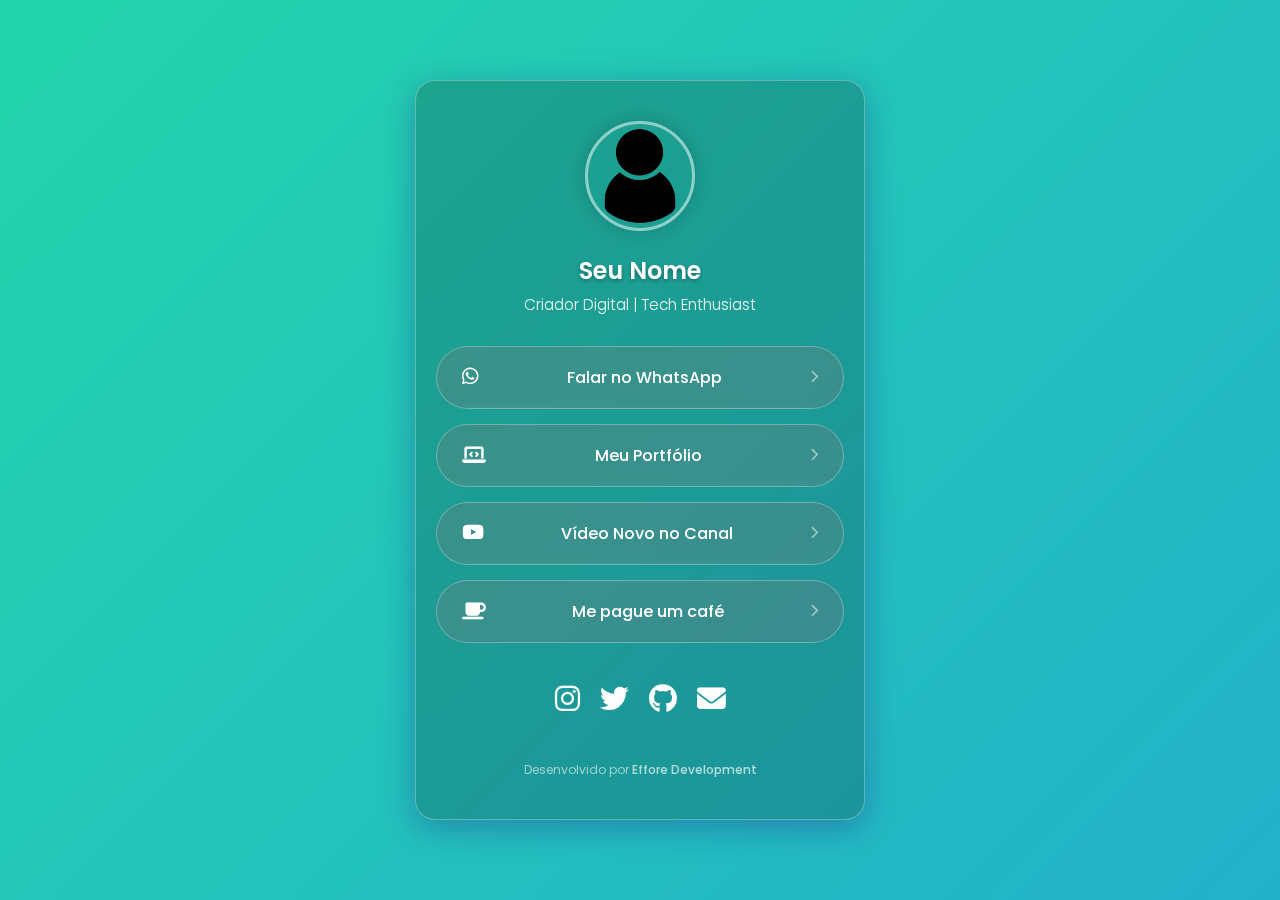
<file: Modelo1.html>
<!DOCTYPE html>
<html lang="pt-br">
<head>
    <meta charset="UTF-8">
    <meta name="viewport" content="width=device-width, initial-scale=1.0">
    <title>Meus Links Pro</title>
    <link href="https://fonts.googleapis.com/css2?family=Poppins:wght@300;400;600&display=swap" rel="stylesheet">
    <link rel="stylesheet" href="https://cdnjs.cloudflare.com/ajax/libs/font-awesome/6.4.0/css/all.min.css">

    <style>
        :root {
            --glass-bg: rgba(255, 255, 255, 0.15);
            --glass-border: rgba(255, 255, 255, 0.3);
            --text-color: #ffffff;
            --hover-bg: rgba(255, 255, 255, 0.3);
        }

        * {
            margin: 0;
            padding: 0;
            box-sizing: border-box;
            font-family: 'Poppins', sans-serif;
        }

        body {
            /* Gradiente Animado de Fundo */
            background: linear-gradient(-45deg, #ee7752, #e73c7e, #23a6d5, #23d5ab);
            background-size: 400% 400%;
            animation: gradientBG 15s ease infinite;
            min-height: 100vh;
            display: flex;
            justify-content: center;
            align-items: center;
            color: var(--text-color);
            padding: 20px;
        }

        @keyframes gradientBG {
            0% { background-position: 0% 50%; }
            50% { background-position: 100% 50%; }
            100% { background-position: 0% 50%; }
        }

        .container {
            width: 100%;
            max-width: 450px;
            display: flex;
            flex-direction: column;
            align-items: center;
            /* Efeito de Vidro no Container Principal (opcional, remove se quiser mais limpo) */
            background: rgba(0, 0, 0, 0.2); 
            backdrop-filter: blur(10px);
            -webkit-backdrop-filter: blur(10px);
            border-radius: 20px;
            padding: 40px 20px;
            border: 1px solid var(--glass-border);
            box-shadow: 0 8px 32px 0 rgba(31, 38, 135, 0.37);
        }

        /* Foto de Perfil com Animação */
        .profile-img-container {
            position: relative;
            margin-bottom: 15px;
        }

        .profile-img {
            width: 110px;
            height: 110px;
            border-radius: 50%;
            border: 3px solid rgba(255,255,255,0.5);
            object-fit: cover;
            box-shadow: 0 0 20px rgba(0,0,0,0.2);
        }

        h1 {
            font-size: 1.5rem;
            font-weight: 600;
            margin-bottom: 5px;
            text-shadow: 0 2px 4px rgba(0,0,0,0.3);
        }

        p.bio {
            font-size: 0.95rem;
            font-weight: 300;
            margin-bottom: 30px;
            opacity: 0.9;
        }

        /* Botões */
        .links {
            width: 100%;
            display: flex;
            flex-direction: column;
            gap: 15px;
        }

        .link-item {
            display: flex;
            align-items: center;
            justify-content: space-between; /* Ícone na esquerda, seta na direita */
            background: var(--glass-bg);
            padding: 18px 25px;
            border-radius: 50px; /* Borda arredondada completa (pill shape) */
            text-decoration: none;
            color: white;
            font-weight: 500;
            border: 1px solid var(--glass-border);
            backdrop-filter: blur(5px);
            transition: all 0.3s ease;
            position: relative;
            overflow: hidden;
        }

        .link-item span {
            flex-grow: 1;
            text-align: center;
        }

        .link-item i {
            font-size: 1.2rem;
        }

        .link-item:hover {
            background: var(--hover-bg);
            transform: translateY(-3px); /* Levanta levemente */
            box-shadow: 0 5px 15px rgba(0,0,0,0.2);
        }

        /* Ícones Sociais no Rodapé */
        .socials {
            margin-top: 35px;
            display: flex;
            gap: 20px;
        }

        .socials a {
            color: white;
            font-size: 1.8rem;
            transition: transform 0.3s;
        }

        .socials a:hover {
            transform: scale(1.2) rotate(10deg);
            color: #fff;
            text-shadow: 0 0 10px rgba(255,255,255,0.8);
        }

    </style>
</head>
<body>

    <div class="container">
        <div class="profile-img-container">
            <img src="Assets/DefaultUser.png" alt="Foto de Perfil" class="profile-img">
        </div>
        
        <h1>Seu Nome</h1>
        <p class="bio">Criador Digital | Tech Enthusiast</p>

        <div class="links">
            <a href="#" class="link-item">
                <i class="fab fa-whatsapp"></i> <span>Falar no WhatsApp</span>
                <i class="fas fa-chevron-right" style="opacity: 0.5; font-size: 0.8rem;"></i>
            </a>

            <a href="#" class="link-item">
                <i class="fas fa-laptop-code"></i>
                <span>Meu Portfólio</span>
                <i class="fas fa-chevron-right" style="opacity: 0.5; font-size: 0.8rem;"></i>
            </a>

            <a href="#" class="link-item">
                <i class="fab fa-youtube"></i>
                <span>Vídeo Novo no Canal</span>
                <i class="fas fa-chevron-right" style="opacity: 0.5; font-size: 0.8rem;"></i>
            </a>
            
            <a href="#" class="link-item">
                <i class="fas fa-coffee"></i>
                <span>Me pague um café</span>
                <i class="fas fa-chevron-right" style="opacity: 0.5; font-size: 0.8rem;"></i>
            </a>
        </div>

        <div class="socials">
            <a href="#"><i class="fab fa-instagram"></i></a>
            <a href="#"><i class="fab fa-twitter"></i></a>
            <a href="#"><i class="fab fa-github"></i></a>
            <a href="#"><i class="fas fa-envelope"></i></a>
        </div>

        <div style="text-align: center; margin-top: 25px; padding-top: 15px; opacity: 0.7; font-size: 0.75rem; color: rgba(255, 255, 255, 0.8);">
            Desenvolvido por <a href="https://efforedevelopment.com.br" target="_blank" style="color: rgba(255, 255, 255, 0.95); text-decoration: none; font-weight: 500;">Effore Development</a>
        </div>
    </div>

</body>
</html>
</file>
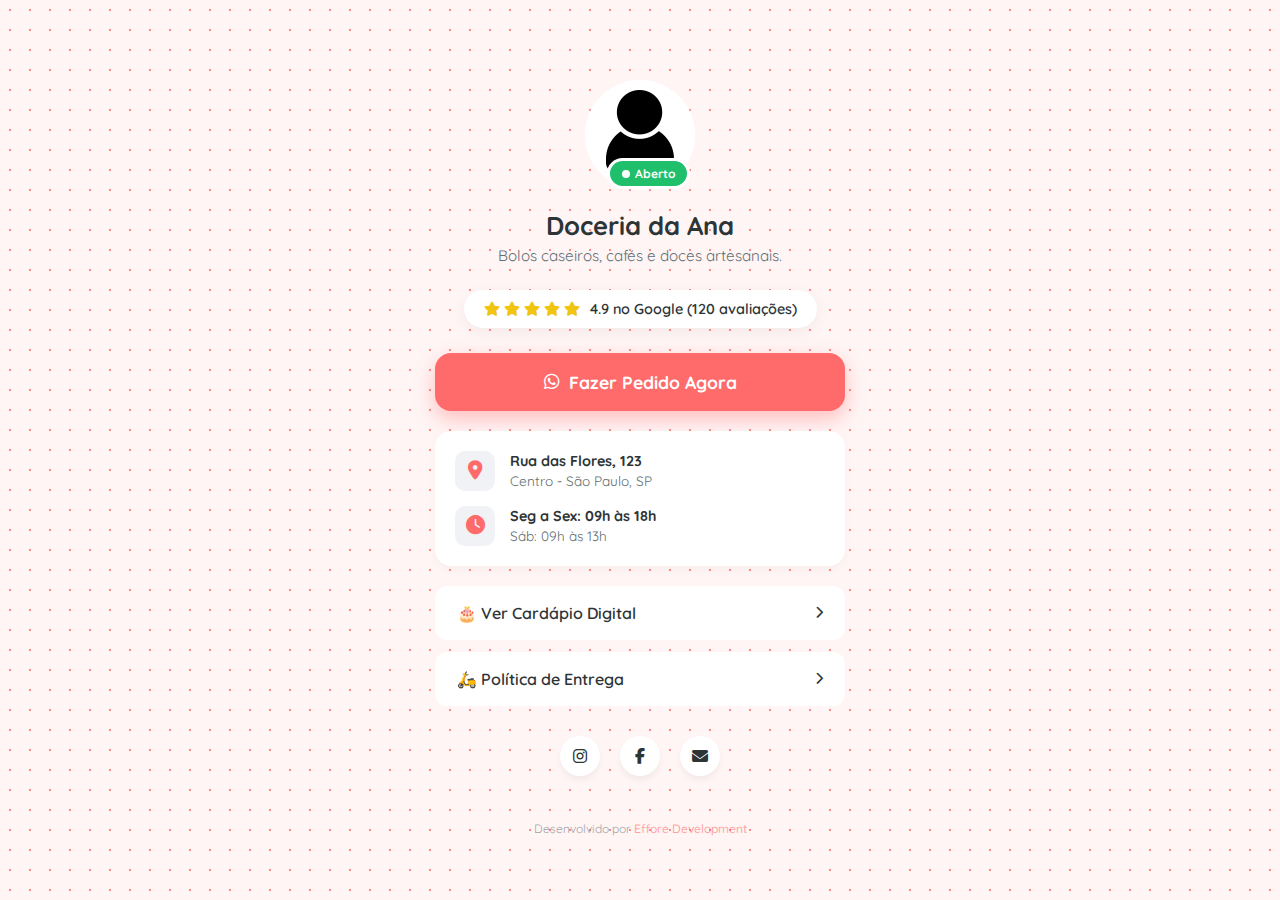
<file: Modelo4.html>
<!DOCTYPE html>
<html lang="pt-br">
<head>
    <meta charset="UTF-8">
    <meta name="viewport" content="width=device-width, initial-scale=1.0">
    <title>Meu Negócio Local</title>
    <link href="https://fonts.googleapis.com/css2?family=Quicksand:wght@400;600;700&display=swap" rel="stylesheet">
    <link rel="stylesheet" href="https://cdnjs.cloudflare.com/ajax/libs/font-awesome/6.4.0/css/all.min.css">

    <style>
        :root {
            --primary-color: #ff6b6b; /* Cor vibrante (Coral/Vermelho suave) */
            --secondary-color: #ff8787;
            --bg-color: #fff5f5; /* Fundo levemente rosado/quente */
            --card-bg: #ffffff;
            --text-dark: #2d3436;
            --text-light: #636e72;
            --success: #20bf6b; /* Verde para "Aberto" */
            --radius: 16px;
        }

        * {
            margin: 0;
            padding: 0;
            box-sizing: border-box;
            font-family: 'Quicksand', sans-serif;
        }

        body {
            background-color: var(--bg-color);
            /* Padrão de fundo sutil (bolinhas) */
            background-image: radial-gradient(var(--secondary-color) 1px, transparent 1px);
            background-size: 20px 20px;
            color: var(--text-dark);
            min-height: 100vh;
            display: flex;
            flex-direction: column;
            align-items: center;
        }

        /* Banner de Topo */
        .banner {
            width: 100%;
            height: 140px;
            background-image: url('https://images.unsplash.com/photo-1556910103-1c02745a30bf?ixlib=rb-4.0.3&auto=format&fit=crop&w=800&q=80');
            background-size: cover;
            background-position: center;
            border-bottom-left-radius: 30px;
            border-bottom-right-radius: 30px;
        }

        .container {
            width: 100%;
            max-width: 450px;
            padding: 0 20px 40px 20px;
            margin-top: -60px; /* Sobe no banner */
            display: flex;
            flex-direction: column;
            align-items: center;
        }

        /* Perfil com Status */
        .profile-wrapper {
            position: relative;
            margin-bottom: 15px;
        }

        .profile-img {
            width: 110px;
            height: 110px;
            border-radius: 50%;
            border: 5px solid var(--card-bg);
            object-fit: cover;
            background: #fff;
        }

        .status-badge {
            position: absolute;
            bottom: 5px;
            right: 5px;
            background-color: var(--success);
            color: white;
            padding: 5px 12px;
            border-radius: 20px;
            font-size: 0.75rem;
            font-weight: 700;
            border: 3px solid var(--card-bg);
            display: flex;
            align-items: center;
            gap: 5px;
        }

        /* Animação do pontinho verde */
        .status-dot {
            width: 8px;
            height: 8px;
            background-color: #fff;
            border-radius: 50%;
            animation: pulse 1.5s infinite;
        }

        @keyframes pulse {
            0% { transform: scale(0.9); opacity: 0.7; }
            50% { transform: scale(1.2); opacity: 1; }
            100% { transform: scale(0.9); opacity: 0.7; }
        }

        .biz-info {
            text-align: center;
            margin-bottom: 25px;
        }

        .biz-info h1 { font-size: 1.6rem; color: var(--text-dark); margin-bottom: 5px; }
        .biz-info p { color: var(--text-light); font-size: 0.95rem; }

        /* Card de Avaliação (Prova Social) */
        .review-card {
            background: var(--card-bg);
            padding: 10px 20px;
            border-radius: 50px;
            box-shadow: 0 4px 15px rgba(0,0,0,0.05);
            display: flex;
            align-items: center;
            gap: 10px;
            margin-bottom: 25px;
            font-size: 0.9rem;
            font-weight: 600;
        }
        .stars { color: #f1c40f; }

        /* Botão Principal Pulsante */
        .cta-main {
            width: 100%;
            background-color: var(--primary-color);
            color: white;
            padding: 18px;
            border-radius: var(--radius);
            text-align: center;
            text-decoration: none;
            font-weight: 700;
            font-size: 1.1rem;
            display: flex;
            justify-content: center;
            align-items: center;
            gap: 10px;
            box-shadow: 0 8px 20px rgba(255, 107, 107, 0.4);
            margin-bottom: 20px;
            animation: floatBtn 3s ease-in-out infinite;
        }

        @keyframes floatBtn {
            0%, 100% { transform: translateY(0); }
            50% { transform: translateY(-5px); }
        }

        /* Accordion de Informações (Endereço e Horário) */
        .info-card {
            width: 100%;
            background: var(--card-bg);
            border-radius: var(--radius);
            padding: 20px;
            margin-bottom: 20px;
            box-shadow: 0 4px 10px rgba(0,0,0,0.03);
            display: flex;
            flex-direction: column;
            gap: 15px;
        }

        .info-row {
            display: flex;
            align-items: center;
            gap: 15px;
            color: var(--text-dark);
            text-decoration: none;
        }

        .icon-box {
            width: 40px;
            height: 40px;
            background-color: #f1f2f6;
            border-radius: 10px;
            display: flex;
            align-items: center;
            justify-content: center;
            color: var(--primary-color);
            font-size: 1.2rem;
        }

        .info-text strong { display: block; font-size: 0.9rem; }
        .info-text span { font-size: 0.85rem; color: var(--text-light); }

        /* Lista de Links Secundários */
        .link-list {
            width: 100%;
            display: flex;
            flex-direction: column;
            gap: 12px;
        }

        .simple-link {
            background: var(--card-bg);
            padding: 15px 20px;
            border-radius: 12px;
            text-decoration: none;
            color: var(--text-dark);
            font-weight: 600;
            display: flex;
            justify-content: space-between;
            align-items: center;
            border: 2px solid transparent;
            transition: 0.2s;
        }

        .simple-link:hover {
            border-color: var(--primary-color);
            color: var(--primary-color);
        }

        /* Footer */
        .footer-socials {
            margin-top: 30px;
            display: flex;
            gap: 20px;
        }
        .footer-socials a {
            width: 40px; height: 40px;
            background: white;
            border-radius: 50%;
            display: flex; align-items: center; justify-content: center;
            color: var(--text-dark);
            text-decoration: none;
            box-shadow: 0 4px 6px rgba(0,0,0,0.05);
            transition: 0.2s;
        }
        .footer-socials a:hover {
            transform: scale(1.1);
            color: var(--primary-color);
        }

    </style>
</head>
<body>

    <div class="banner"></div>

    <div class="container">
        
        <div class="profile-wrapper">
            <img src="Assets/DefaultUser.png" alt="Foto Perfil" class="profile-img">
            
            <div class="status-badge">
                <div class="status-dot"></div>
                Aberto
            </div>
        </div>

        <div class="biz-info">
            <h1>Doceria da Ana</h1>
            <p>Bolos caseiros, cafés e doces artesanais.</p>
        </div>

        <div class="review-card">
            <div class="stars">
                <i class="fas fa-star"></i>
                <i class="fas fa-star"></i>
                <i class="fas fa-star"></i>
                <i class="fas fa-star"></i>
                <i class="fas fa-star"></i>
            </div>
            <span>4.9 no Google (120 avaliações)</span>
        </div>

        <a href="#" class="cta-main">
            <i class="fab fa-whatsapp"></i>
            Fazer Pedido Agora
        </a>

        <div class="info-card">
            <a href="#" class="info-row">
                <div class="icon-box"><i class="fas fa-map-marker-alt"></i></div>
                <div class="info-text">
                    <strong>Rua das Flores, 123</strong>
                    <span>Centro - São Paulo, SP</span>
                </div>
            </a>
            
            <div class="info-row">
                <div class="icon-box"><i class="fas fa-clock"></i></div>
                <div class="info-text">
                    <strong>Seg a Sex: 09h às 18h</strong>
                    <span>Sáb: 09h às 13h</span>
                </div>
            </div>
        </div>

        <div class="link-list">
            <a href="#" class="simple-link">
                <span>🎂 Ver Cardápio Digital</span>
                <i class="fas fa-chevron-right" style="font-size: 0.8rem;"></i>
            </a>
            <a href="#" class="simple-link">
                <span>🛵 Política de Entrega</span>
                <i class="fas fa-chevron-right" style="font-size: 0.8rem;"></i>
            </a>
        </div>

        <div class="footer-socials">
            <a href="#"><i class="fab fa-instagram"></i></a>
            <a href="#"><i class="fab fa-facebook-f"></i></a>
            <a href="#"><i class="fas fa-envelope"></i></a>
        </div>

        <div style="text-align: center; margin-top: 25px; padding: 20px 0; opacity: 0.6; font-size: 0.75rem; color: #636e72;">
            Desenvolvido por <a href="https://efforedevelopment.com.br" target="_blank" style="color: #ff6b6b; text-decoration: none; font-weight: 500;">Effore Development</a>
        </div>

    </div>

</body>
</html>
</file>
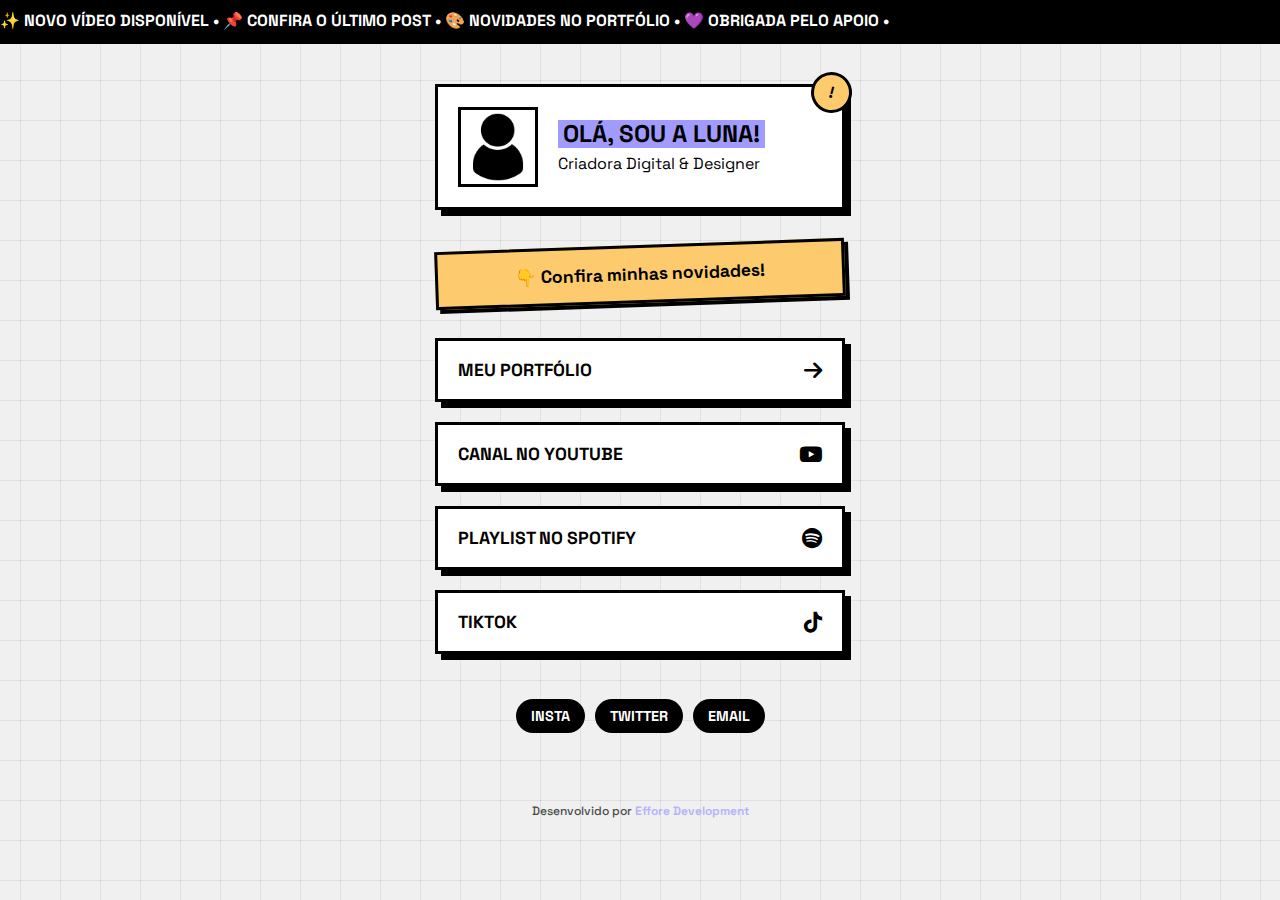
<file: Modelo5.html>
<!DOCTYPE html>
<html lang="pt-br">
<head>
    <meta charset="UTF-8">
    <meta name="viewport" content="width=device-width, initial-scale=1.0">
    <title>Neo-Pop Creative</title>
    <link href="https://fonts.googleapis.com/css2?family=Space+Grotesk:wght@400;700&display=swap" rel="stylesheet">
    <link rel="stylesheet" href="https://cdnjs.cloudflare.com/ajax/libs/font-awesome/6.4.0/css/all.min.css">

    <style>
        :root {
            --bg-color: #f0f0f0;
            --main-accent: #a29bfe; /* Roxo suave */
            --second-accent: #fdcb6e; /* Amarelo mostarda */
            --third-accent: #ff7675; /* Rosa Salmão */
            --border-color: #000000;
            --border-width: 3px;
            --shadow-offset: 6px;
        }

        * {
            margin: 0;
            padding: 0;
            box-sizing: border-box;
            font-family: 'Space Grotesk', sans-serif;
        }

        body {
            background-color: var(--bg-color);
            /* Padrão de Grid no fundo */
            background-image: linear-gradient(var(--border-color) 1px, transparent 1px),
            linear-gradient(90deg, var(--border-color) 1px, transparent 1px);
            background-size: 40px 40px;
            background-position: center top;
            /* Deixa o grid bem suave */
            background-blend-mode: overlay;
            opacity: 1; 
            min-height: 100vh;
            display: flex;
            flex-direction: column;
            align-items: center;
            overflow-x: hidden;
        }

        /* Letreiro Rolante (Marquee) */
        .marquee-container {
            width: 100%;
            background: var(--border-color);
            color: #fff;
            padding: 10px 0;
            overflow: hidden;
            white-space: nowrap;
            border-bottom: var(--border-width) solid var(--border-color);
            position: relative;
            z-index: 10;
        }

        .marquee-text {
            display: inline-block;
            animation: scroll 15s linear infinite;
            font-weight: 700;
            text-transform: uppercase;
            font-size: 1rem;
        }

        @keyframes scroll {
            0% { transform: translateX(100%); }
            100% { transform: translateX(-100%); }
        }

        .container {
            width: 100%;
            max-width: 450px;
            padding: 40px 20px;
            display: flex;
            flex-direction: column;
            gap: 25px;
        }

        /* Card de Perfil "Quebrado" */
        .profile-card {
            background: #fff;
            border: var(--border-width) solid var(--border-color);
            padding: 20px;
            display: flex;
            align-items: center;
            gap: 20px;
            /* Sombra Dura */
            box-shadow: var(--shadow-offset) var(--shadow-offset) 0px var(--border-color);
            transition: 0.2s;
            position: relative;
        }
        
        /* Detalhe decorativo no canto */
        .profile-card::after {
            content: '!';
            position: absolute;
            top: -15px;
            right: -10px;
            background: var(--second-accent);
            border: var(--border-width) solid var(--border-color);
            width: 35px; height: 35px;
            border-radius: 50%;
            display: flex; align-items: center; justify-content: center;
            font-weight: bold;
            transform: rotate(15deg);
        }

        .profile-card:hover {
            transform: translate(-2px, -2px);
            box-shadow: calc(var(--shadow-offset) + 2px) calc(var(--shadow-offset) + 2px) 0px var(--border-color);
        }

        .profile-img {
            width: 80px;
            height: 80px;
            border: var(--border-width) solid var(--border-color);
            object-fit: cover;
            /* Imagem quadrada para manter o estilo brutalista */
        }

        .profile-info h1 {
            font-size: 1.5rem;
            line-height: 1;
            margin-bottom: 5px;
            background: var(--main-accent);
            display: inline-block;
            padding: 2px 5px; /* Marca texto */
        }

        /* Área de Destaque (Estilo Post-it) */
        .highlight-box {
            background: var(--second-accent);
            border: var(--border-width) solid var(--border-color);
            padding: 15px;
            transform: rotate(-2deg); /* Levemente torto */
            text-align: center;
            box-shadow: 4px 4px 0px var(--border-color);
            margin: 10px 0;
        }
        .highlight-box p { font-weight: 700; font-size: 1.1rem; }

        /* Botões "Blocky" */
        .link-btn {
            display: flex;
            justify-content: space-between;
            align-items: center;
            background: #fff;
            color: #000;
            text-decoration: none;
            padding: 18px 20px;
            border: var(--border-width) solid var(--border-color);
            box-shadow: var(--shadow-offset) var(--shadow-offset) 0px var(--border-color);
            font-weight: 700;
            font-size: 1.1rem;
            transition: all 0.1s;
        }

        /* Cores diferentes para cada botão ao passar o mouse */
        .link-btn:nth-child(1):hover { background: var(--third-accent); }
        .link-btn:nth-child(2):hover { background: var(--main-accent); }
        .link-btn:nth-child(3):hover { background: #55efc4; }
        .link-btn:nth-child(4):hover { background: #fab1a0; }

        .link-btn:active {
            transform: translate(var(--shadow-offset), var(--shadow-offset));
            box-shadow: 0px 0px 0px var(--border-color); /* Remove a sombra ao clicar */
        }

        .link-btn i { font-size: 1.3rem; }

        /* Rodapé em formato de Tags */
        .footer-tags {
            display: flex;
            justify-content: center;
            gap: 10px;
            flex-wrap: wrap;
            margin-top: 20px;
        }

        .tag {
            background: #000;
            color: #fff;
            padding: 8px 15px;
            border-radius: 50px;
            text-decoration: none;
            font-size: 0.9rem;
            font-weight: 700;
            transition: 0.2s;
        }
        .tag:hover { background: var(--main-accent); color: #000; transform: scale(1.1); }

    </style>
</head>
<body>

    <div class="marquee-container">
        <div class="marquee-text">
            ✨ NOVO VÍDEO DISPONÍVEL • 📌 CONFIRA O ÚLTIMO POST • 🎨 NOVIDADES NO PORTFÓLIO • 💜 OBRIGADA PELO APOIO • 
            
        </div>
    </div>

    <div class="container">
        
        <div class="profile-card">
            <img src="Assets/DefaultUser.png" alt="Avatar" class="profile-img">
            <div class="profile-info">
                <h1>OLÁ, SOU A LUNA!</h1>
                <p>Criadora Digital & Designer</p>
            </div>
        </div>

        <div class="highlight-box">
            <p>👇 Confira minhas novidades!</p>
        </div>

        <div style="display: flex; flex-direction: column; gap: 20px;">
            <a href="#" class="link-btn">
                <span>MEU PORTFÓLIO</span>
                <i class="fas fa-arrow-right"></i>
            </a>
            
            <a href="#" class="link-btn">
                <span>CANAL NO YOUTUBE</span>
                <i class="fab fa-youtube"></i>
            </a>
            
            <a href="#" class="link-btn">
                <span>PLAYLIST NO SPOTIFY</span>
                <i class="fab fa-spotify"></i>
            </a>

            <a href="#" class="link-btn">
                <span>TIKTOK</span>
                <i class="fab fa-tiktok"></i>
            </a>
        </div>

        <div class="footer-tags">
            <a href="#" class="tag">INSTA</a>
            <a href="#" class="tag">TWITTER</a>
            <a href="#" class="tag">EMAIL</a>
        </div>

        <div style="text-align: center; margin-top: 25px; padding: 20px 0; opacity: 0.7; font-size: 0.75rem; color: #000; font-weight: 500;">
            Desenvolvido por <a href="https://efforedevelopment.com.br" target="_blank" style="color: #a29bfe; text-decoration: none; font-weight: 700;">Effore Development</a>
        </div>

    </div>

</body>
</html>
</file>
